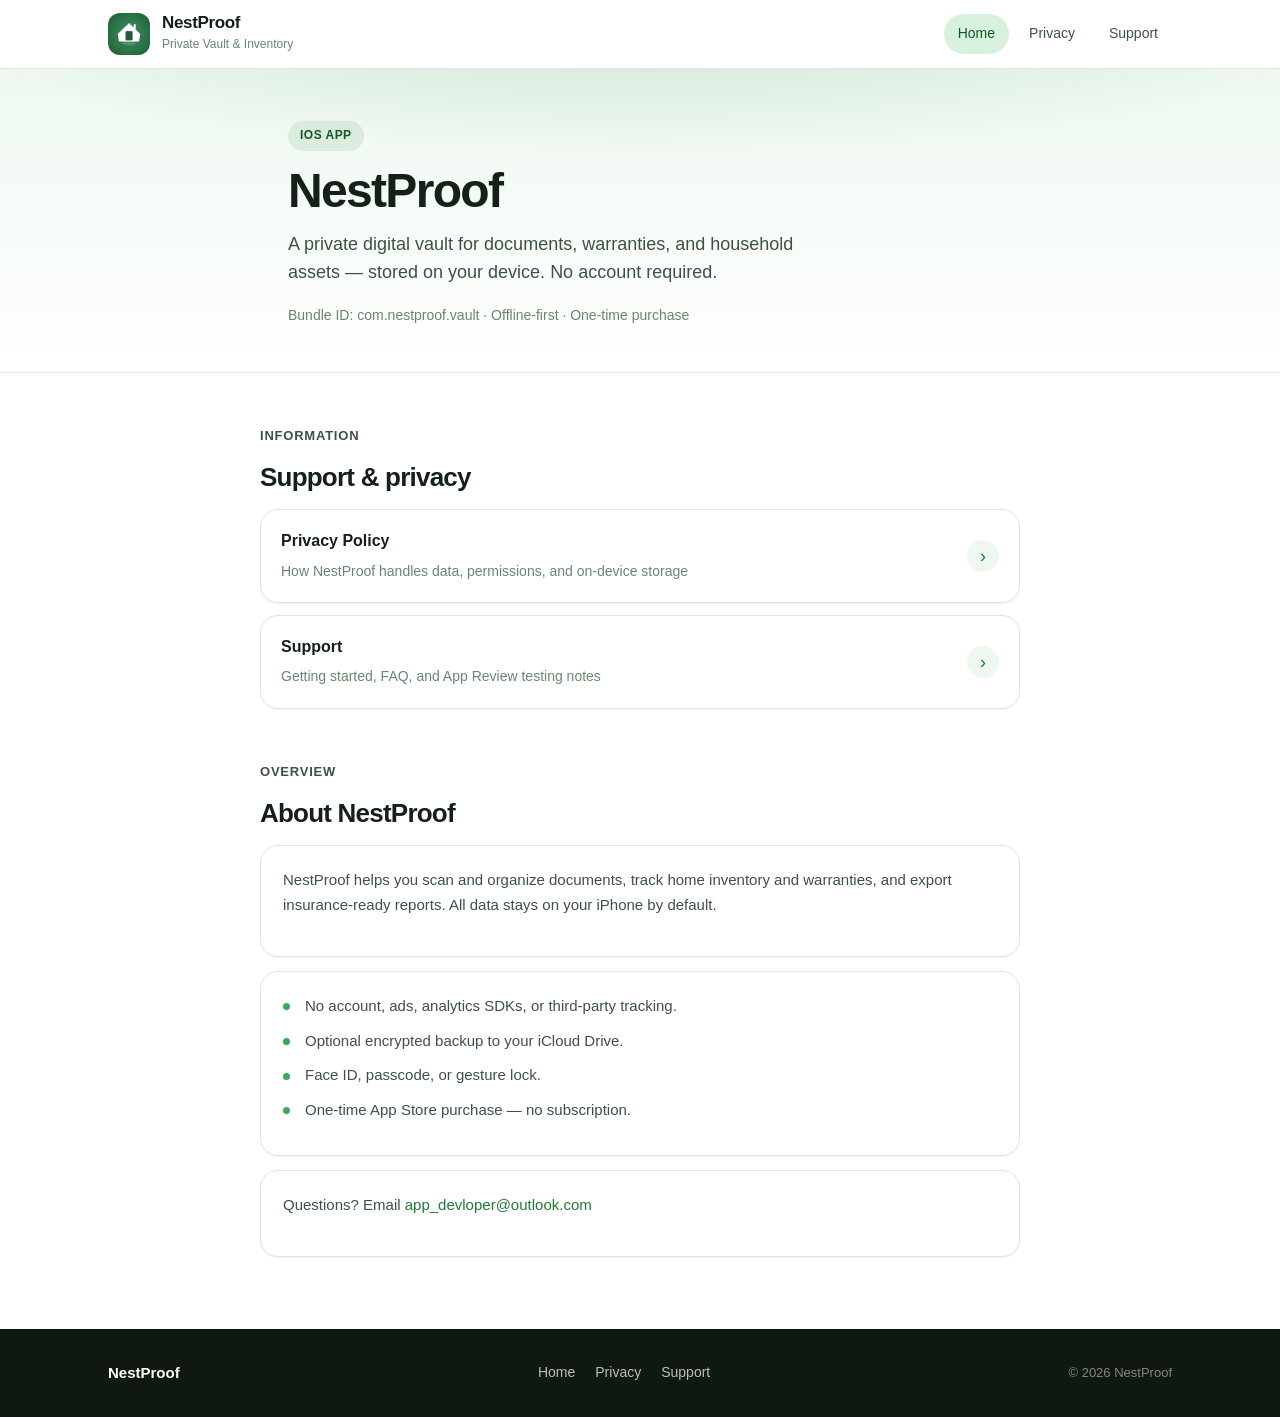
<file: index.html>
<!DOCTYPE html>
<html lang="en">
<head>
  <meta charset="UTF-8">
  <meta name="viewport" content="width=device-width, initial-scale=1.0">
  <title>NestProof — Private Vault &amp; Inventory</title>
  <meta name="description" content="NestProof support and privacy information for App Store review and users.">
  <link rel="icon" type="image/png" sizes="32x32" href="assets/favicon-32.png">
  <link rel="icon" type="image/png" sizes="16x16" href="assets/favicon-16.png">
  <link rel="shortcut icon" href="assets/favicon.png">
  <link rel="apple-touch-icon" href="assets/apple-touch-icon.png">
  <meta name="theme-color" content="#1F7A34">
  <link rel="stylesheet" href="css/style.css">
</head>
<body>
  <div class="page">
    <header class="site-header">
      <div class="header-inner">
        <a class="brand" href="index.html">
          <img class="brand-logo" src="assets/app-icon.png" width="42" height="42" alt="NestProof">
          <span>
            <span class="brand-title">NestProof</span>
            <span class="brand-sub">Private Vault &amp; Inventory</span>
          </span>
        </a>
        <nav class="site-nav">
          <a href="index.html" class="active">Home</a>
          <a href="privacy.html">Privacy</a>
          <a href="support.html">Support</a>
        </nav>
      </div>
    </header>

    <section class="hero hero-compact">
      <div class="hero-inner">
        <div class="hero-copy">
          <span class="hero-kicker">iOS App</span>
          <h1>NestProof</h1>
          <p class="hero-lead">
            A private digital vault for documents, warranties, and household assets — stored on your device.
            No account required.
          </p>
          <p class="hero-meta">Bundle ID: com.nestproof.vault · Offline-first · One-time purchase</p>
        </div>
      </div>
    </section>

    <main class="main">
      <div class="container main-body">
        <section class="section">
          <p class="section-title">Information</p>
          <h2>Support &amp; privacy</h2>
          <div class="resource-list">
            <a class="resource-link" href="privacy.html">
              <span class="info">
                <strong>Privacy Policy</strong>
                <span>How NestProof handles data, permissions, and on-device storage</span>
              </span>
              <span class="arrow" aria-hidden="true">›</span>
            </a>
            <a class="resource-link" href="support.html">
              <span class="info">
                <strong>Support</strong>
                <span>Getting started, FAQ, and App Review testing notes</span>
              </span>
              <span class="arrow" aria-hidden="true">›</span>
            </a>
          </div>
        </section>

        <section class="section">
          <p class="section-title">Overview</p>
          <h2>About NestProof</h2>
          <div class="content-stack">
            <article class="content-card">
              <p>
                NestProof helps you scan and organize documents, track home inventory and warranties,
                and export insurance-ready reports. All data stays on your iPhone by default.
              </p>
            </article>
            <article class="content-card">
              <ul>
                <li>No account, ads, analytics SDKs, or third-party tracking.</li>
                <li>Optional encrypted backup to your iCloud Drive.</li>
                <li>Face ID, passcode, or gesture lock.</li>
                <li>One-time App Store purchase — no subscription.</li>
              </ul>
            </article>
            <article class="content-card">
              <p>
                Questions? Email <a href="mailto:app_devloper@outlook.com">app_devloper@outlook.com</a>
              </p>
            </article>
          </div>
        </section>
      </div>
    </main>

    <footer class="site-footer">
      <div class="footer-inner">
        <span class="footer-brand">NestProof</span>
        <nav class="footer-nav">
          <a href="index.html">Home</a>
          <a href="privacy.html">Privacy</a>
          <a href="support.html">Support</a>
        </nav>
        <p class="footer-copy">© 2026 NestProof</p>
      </div>
    </footer>
  </div>
</body>
</html>
</file>
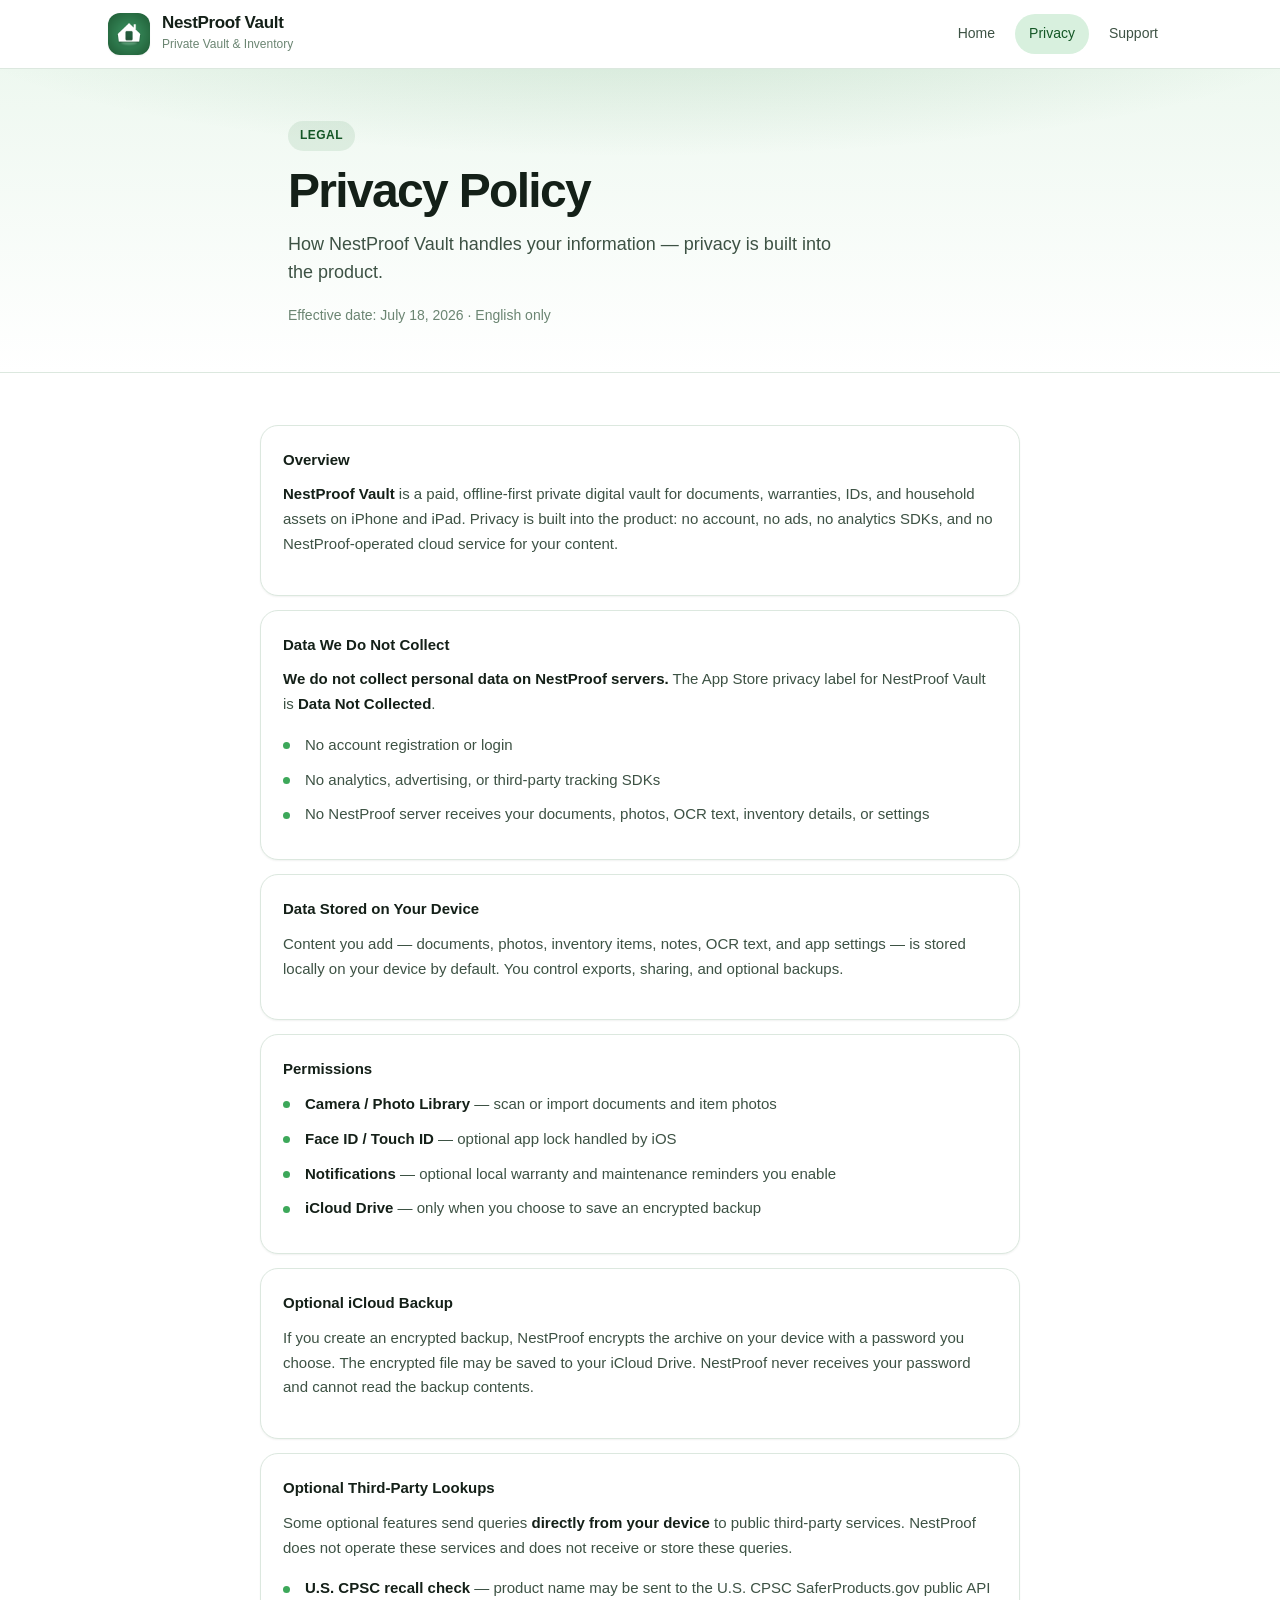
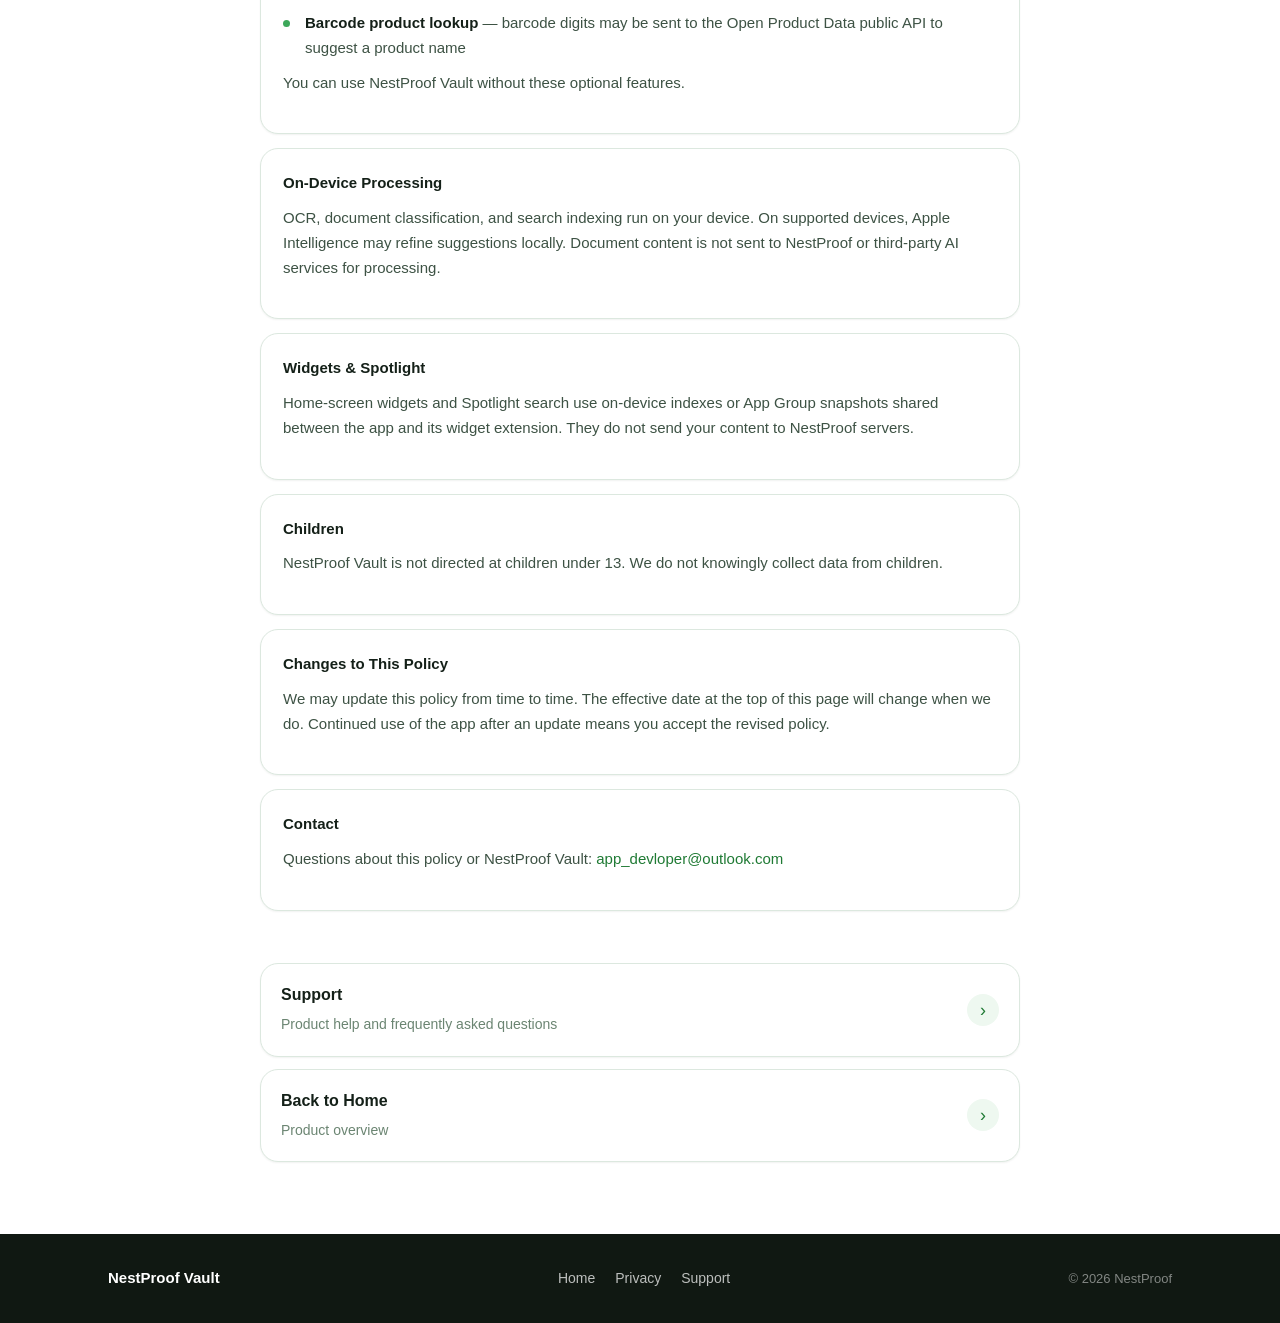
<file: privacy.html>
<!DOCTYPE html>
<html lang="en">
<head>
  <meta charset="UTF-8">
  <meta name="viewport" content="width=device-width, initial-scale=1.0">
  <title>Privacy Policy — NestProof Vault</title>
  <meta name="description" content="Privacy Policy for NestProof Vault — private document and inventory vault for iOS.">
  <link rel="icon" type="image/png" sizes="32x32" href="assets/favicon-32.png">
  <link rel="icon" type="image/png" sizes="16x16" href="assets/favicon-16.png">
  <link rel="shortcut icon" href="assets/favicon.png">
  <link rel="apple-touch-icon" href="assets/apple-touch-icon.png">
  <meta name="theme-color" content="#1F7A34">
  <link rel="stylesheet" href="css/style.css">
</head>
<body>
  <div class="page">
    <header class="site-header">
      <div class="header-inner">
        <a class="brand" href="index.html">
          <img class="brand-logo" src="assets/app-icon.png" width="42" height="42" alt="NestProof">
          <span>
            <span class="brand-title">NestProof Vault</span>
            <span class="brand-sub">Private Vault &amp; Inventory</span>
          </span>
        </a>
        <nav class="site-nav">
          <a href="index.html">Home</a>
          <a href="privacy.html" class="active">Privacy</a>
          <a href="support.html">Support</a>
        </nav>
      </div>
    </header>

    <section class="hero hero-compact">
      <div class="hero-inner">
        <div class="hero-copy">
          <span class="hero-kicker">Legal</span>
          <h1>Privacy Policy</h1>
          <p class="hero-lead">How NestProof Vault handles your information — privacy is built into the product.</p>
          <p class="hero-meta">Effective date: July 18, 2026 · English only</p>
        </div>
      </div>
    </section>

    <main class="main">
      <div class="container main-body">
        <section class="section">
          <div class="content-stack">
            <article class="content-card">
              <h3>Overview</h3>
              <p>
                <strong>NestProof Vault</strong> is a paid, offline-first private digital vault for documents, warranties, IDs, and household assets on iPhone and iPad.
                Privacy is built into the product: no account, no ads, no analytics SDKs, and no NestProof-operated cloud service for your content.
              </p>
            </article>

            <article class="content-card">
              <h3>Data We Do Not Collect</h3>
              <p><strong>We do not collect personal data on NestProof servers.</strong> The App Store privacy label for NestProof Vault is <strong>Data Not Collected</strong>.</p>
              <ul>
                <li>No account registration or login</li>
                <li>No analytics, advertising, or third-party tracking SDKs</li>
                <li>No NestProof server receives your documents, photos, OCR text, inventory details, or settings</li>
              </ul>
            </article>

            <article class="content-card">
              <h3>Data Stored on Your Device</h3>
              <p>Content you add — documents, photos, inventory items, notes, OCR text, and app settings — is stored locally on your device by default. You control exports, sharing, and optional backups.</p>
            </article>

            <article class="content-card">
              <h3>Permissions</h3>
              <ul>
                <li><strong>Camera / Photo Library</strong> — scan or import documents and item photos</li>
                <li><strong>Face ID / Touch ID</strong> — optional app lock handled by iOS</li>
                <li><strong>Notifications</strong> — optional local warranty and maintenance reminders you enable</li>
                <li><strong>iCloud Drive</strong> — only when you choose to save an encrypted backup</li>
              </ul>
            </article>

            <article class="content-card">
              <h3>Optional iCloud Backup</h3>
              <p>If you create an encrypted backup, NestProof encrypts the archive on your device with a password you choose. The encrypted file may be saved to your iCloud Drive. NestProof never receives your password and cannot read the backup contents.</p>
            </article>

            <article class="content-card">
              <h3>Optional Third-Party Lookups</h3>
              <p>Some optional features send queries <strong>directly from your device</strong> to public third-party services. NestProof does not operate these services and does not receive or store these queries.</p>
              <ul>
                <li><strong>U.S. CPSC recall check</strong> — product name may be sent to the U.S. CPSC SaferProducts.gov public API</li>
                <li><strong>Barcode product lookup</strong> — barcode digits may be sent to the Open Product Data public API to suggest a product name</li>
              </ul>
              <p>You can use NestProof Vault without these optional features.</p>
            </article>

            <article class="content-card">
              <h3>On-Device Processing</h3>
              <p>OCR, document classification, and search indexing run on your device. On supported devices, Apple Intelligence may refine suggestions locally. Document content is not sent to NestProof or third-party AI services for processing.</p>
            </article>

            <article class="content-card">
              <h3>Widgets &amp; Spotlight</h3>
              <p>Home-screen widgets and Spotlight search use on-device indexes or App Group snapshots shared between the app and its widget extension. They do not send your content to NestProof servers.</p>
            </article>

            <article class="content-card">
              <h3>Children</h3>
              <p>NestProof Vault is not directed at children under 13. We do not knowingly collect data from children.</p>
            </article>

            <article class="content-card">
              <h3>Changes to This Policy</h3>
              <p>We may update this policy from time to time. The effective date at the top of this page will change when we do. Continued use of the app after an update means you accept the revised policy.</p>
            </article>

            <article class="content-card">
              <h3>Contact</h3>
              <p>Questions about this policy or NestProof Vault: <a href="mailto:app_devloper@outlook.com">app_devloper@outlook.com</a></p>
            </article>
          </div>
        </section>

        <section class="section">
          <div class="resource-list">
            <a class="resource-link" href="support.html">
              <span class="info">
                <strong>Support</strong>
                <span>Product help and frequently asked questions</span>
              </span>
              <span class="arrow" aria-hidden="true">›</span>
            </a>
            <a class="resource-link" href="index.html">
              <span class="info">
                <strong>Back to Home</strong>
                <span>Product overview</span>
              </span>
              <span class="arrow" aria-hidden="true">›</span>
            </a>
          </div>
        </section>
      </div>
    </main>

    <footer class="site-footer">
      <div class="footer-inner">
        <span class="footer-brand">NestProof Vault</span>
        <nav class="footer-nav">
          <a href="index.html">Home</a>
          <a href="privacy.html">Privacy</a>
          <a href="support.html">Support</a>
        </nav>
        <p class="footer-copy">© 2026 NestProof</p>
      </div>
    </footer>
  </div>
</body>
</html>
</file>
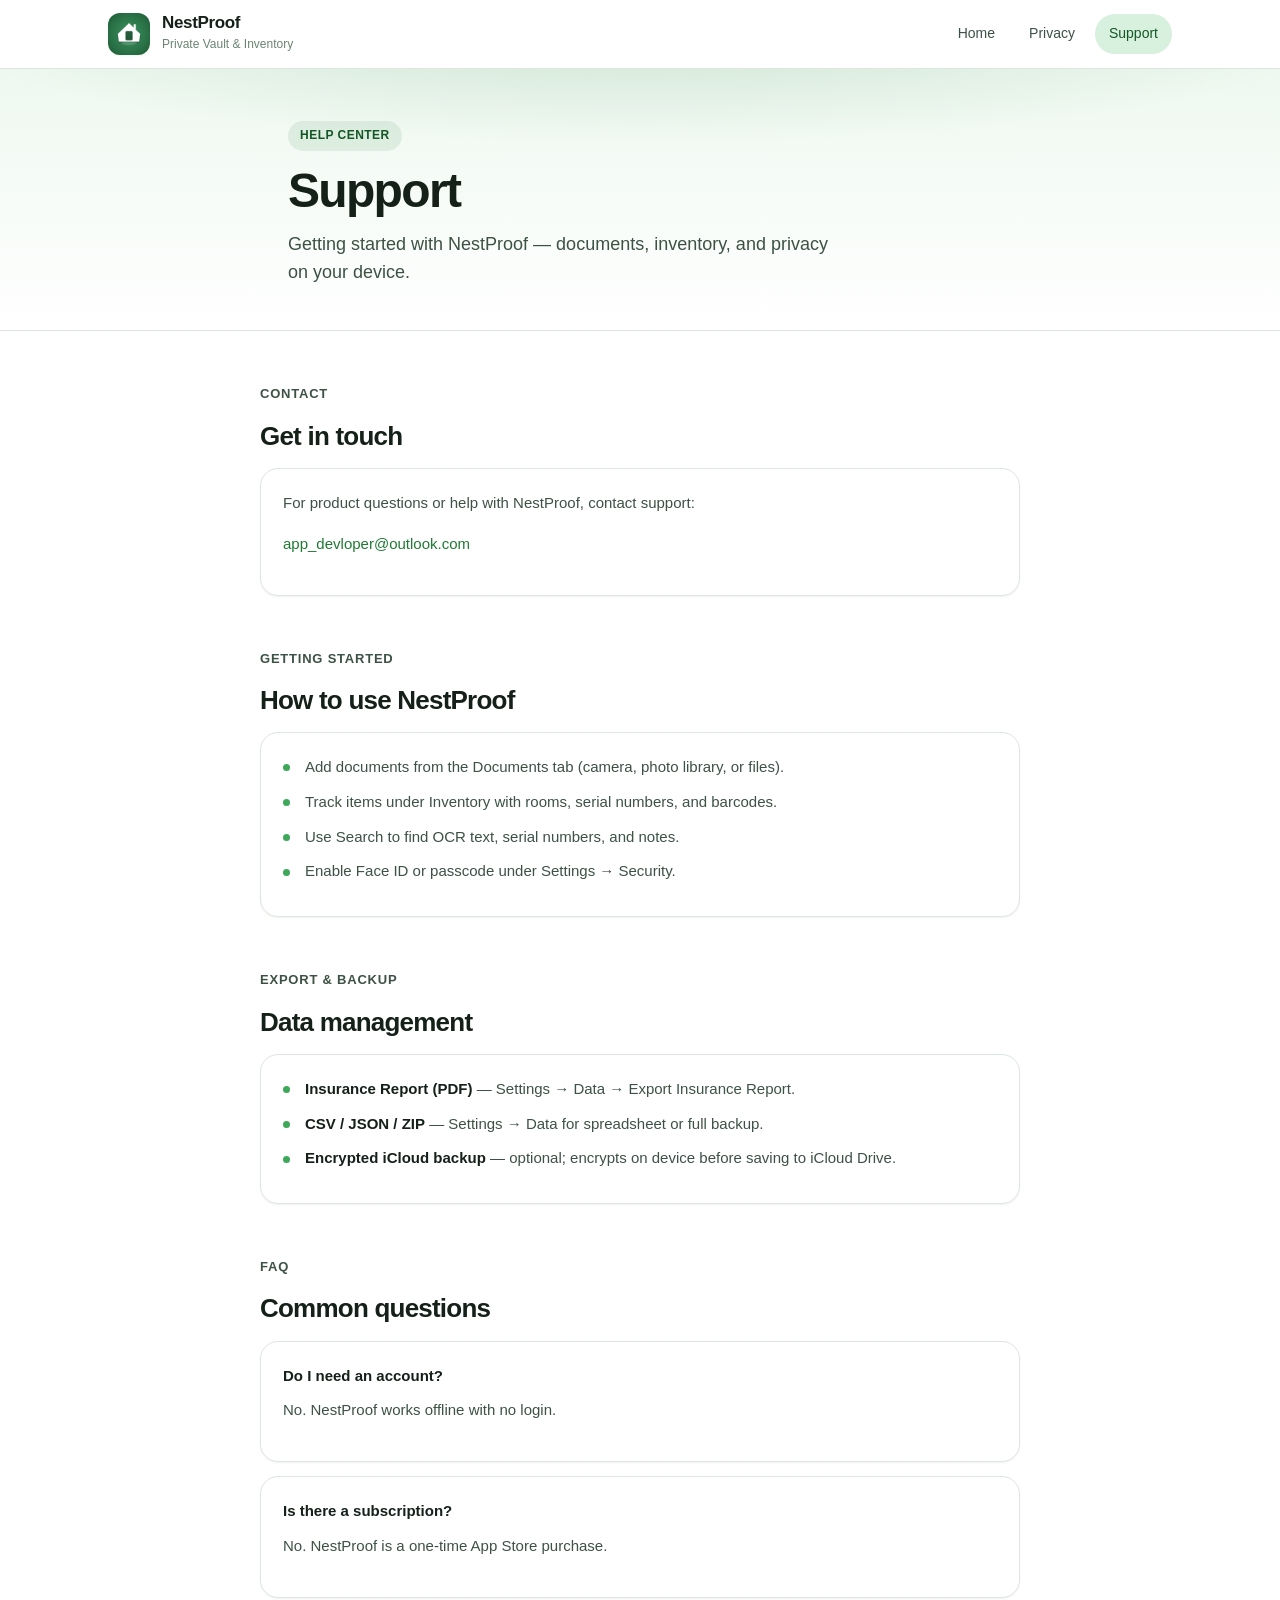
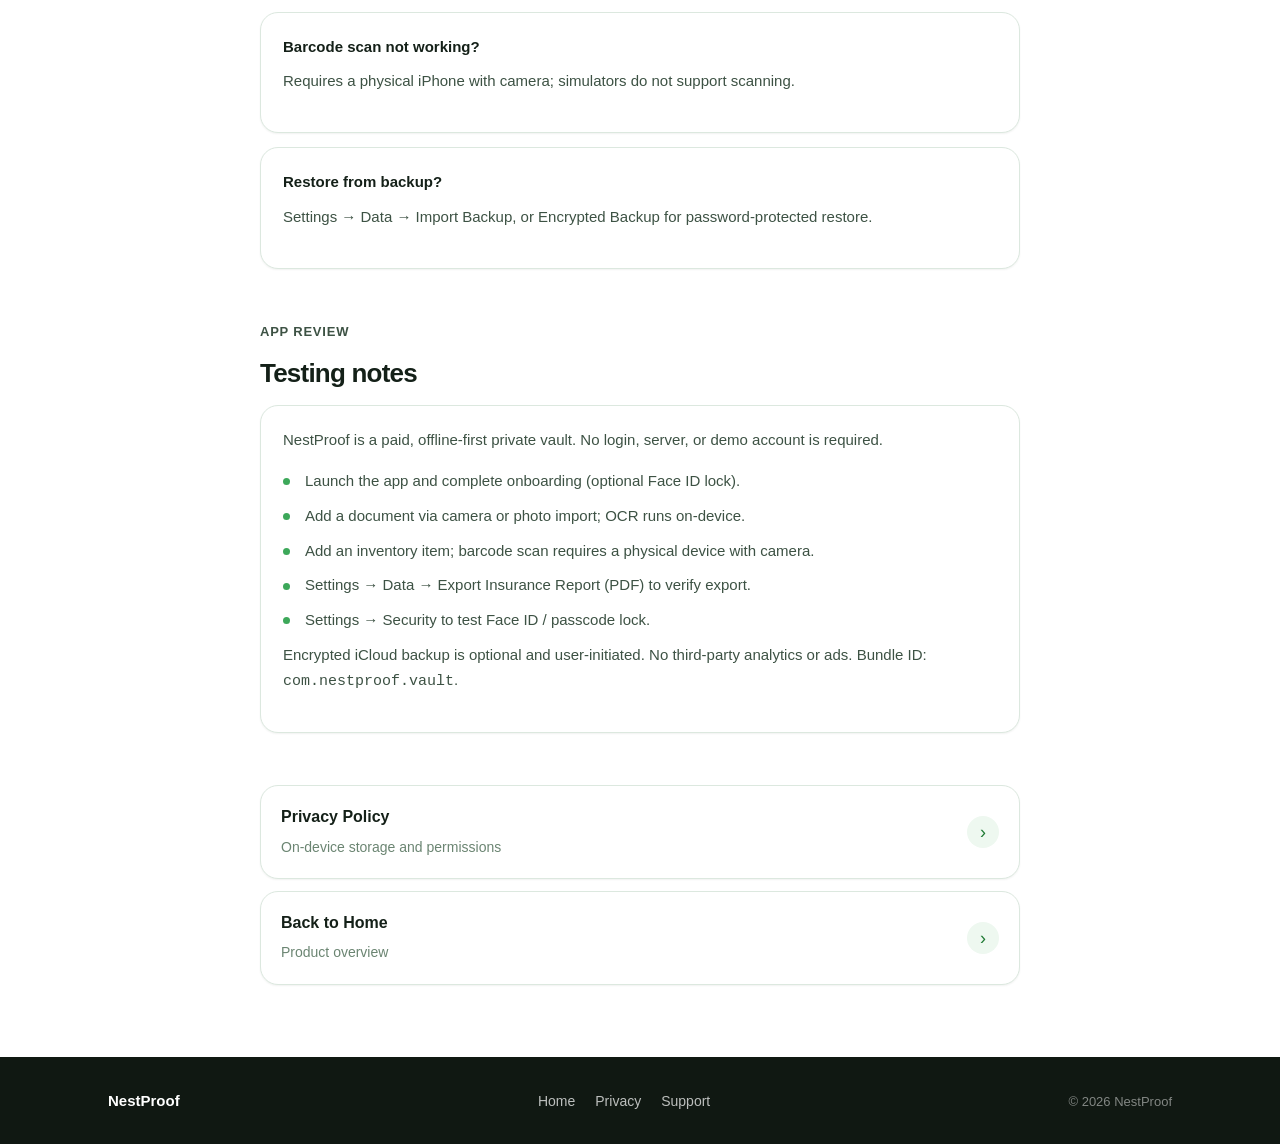
<file: support.html>
<!DOCTYPE html>
<html lang="en">
<head>
  <meta charset="UTF-8">
  <meta name="viewport" content="width=device-width, initial-scale=1.0">
  <title>Support — NestProof</title>
  <meta name="description" content="Support and FAQ for NestProof — private document and inventory vault for iOS.">
  <link rel="icon" type="image/png" sizes="32x32" href="assets/favicon-32.png">
  <link rel="icon" type="image/png" sizes="16x16" href="assets/favicon-16.png">
  <link rel="shortcut icon" href="assets/favicon.png">
  <link rel="apple-touch-icon" href="assets/apple-touch-icon.png">
  <meta name="theme-color" content="#1F7A34">
  <link rel="stylesheet" href="css/style.css">
</head>
<body>
  <div class="page">
    <header class="site-header">
      <div class="header-inner">
        <a class="brand" href="index.html">
          <img class="brand-logo" src="assets/app-icon.png" width="42" height="42" alt="NestProof">
          <span>
            <span class="brand-title">NestProof</span>
            <span class="brand-sub">Private Vault &amp; Inventory</span>
          </span>
        </a>
        <nav class="site-nav">
          <a href="index.html">Home</a>
          <a href="privacy.html">Privacy</a>
          <a href="support.html" class="active">Support</a>
        </nav>
      </div>
    </header>

    <section class="hero hero-compact">
      <div class="hero-inner">
        <div class="hero-copy">
          <span class="hero-kicker">Help Center</span>
          <h1>Support</h1>
          <p class="hero-lead">Getting started with NestProof — documents, inventory, and privacy on your device.</p>
        </div>
      </div>
    </section>

    <main class="main">
      <div class="container main-body">
        <section class="section">
          <p class="section-title">Contact</p>
          <h2>Get in touch</h2>
          <article class="content-card">
            <p>For product questions or help with NestProof, contact support:</p>
            <p><a href="mailto:app_devloper@outlook.com">app_devloper@outlook.com</a></p>
          </article>
        </section>

        <section class="section">
          <p class="section-title">Getting started</p>
          <h2>How to use NestProof</h2>
          <div class="content-stack">
            <article class="content-card">
              <ul>
                <li>Add documents from the Documents tab (camera, photo library, or files).</li>
                <li>Track items under Inventory with rooms, serial numbers, and barcodes.</li>
                <li>Use Search to find OCR text, serial numbers, and notes.</li>
                <li>Enable Face ID or passcode under Settings → Security.</li>
              </ul>
            </article>
          </div>
        </section>

        <section class="section">
          <p class="section-title">Export &amp; backup</p>
          <h2>Data management</h2>
          <div class="content-stack">
            <article class="content-card">
              <ul>
                <li><strong>Insurance Report (PDF)</strong> — Settings → Data → Export Insurance Report.</li>
                <li><strong>CSV / JSON / ZIP</strong> — Settings → Data for spreadsheet or full backup.</li>
                <li><strong>Encrypted iCloud backup</strong> — optional; encrypts on device before saving to iCloud Drive.</li>
              </ul>
            </article>
          </div>
        </section>

        <section class="section">
          <p class="section-title">FAQ</p>
          <h2>Common questions</h2>
          <div class="content-stack">
            <article class="content-card">
              <h3>Do I need an account?</h3>
              <p>No. NestProof works offline with no login.</p>
            </article>
            <article class="content-card">
              <h3>Is there a subscription?</h3>
              <p>No. NestProof is a one-time App Store purchase.</p>
            </article>
            <article class="content-card">
              <h3>Barcode scan not working?</h3>
              <p>Requires a physical iPhone with camera; simulators do not support scanning.</p>
            </article>
            <article class="content-card">
              <h3>Restore from backup?</h3>
              <p>Settings → Data → Import Backup, or Encrypted Backup for password-protected restore.</p>
            </article>
          </div>
        </section>

        <section class="section">
          <p class="section-title">App Review</p>
          <h2>Testing notes</h2>
          <div class="content-card">
            <p>NestProof is a paid, offline-first private vault. No login, server, or demo account is required.</p>
            <ul>
              <li>Launch the app and complete onboarding (optional Face ID lock).</li>
              <li>Add a document via camera or photo import; OCR runs on-device.</li>
              <li>Add an inventory item; barcode scan requires a physical device with camera.</li>
              <li>Settings → Data → Export Insurance Report (PDF) to verify export.</li>
              <li>Settings → Security to test Face ID / passcode lock.</li>
            </ul>
            <p>Encrypted iCloud backup is optional and user-initiated. No third-party analytics or ads. Bundle ID: <code>com.nestproof.vault</code>.</p>
          </div>
        </section>

        <section class="section">
          <div class="resource-list">
            <a class="resource-link" href="privacy.html">
              <span class="info">
                <strong>Privacy Policy</strong>
                <span>On-device storage and permissions</span>
              </span>
              <span class="arrow" aria-hidden="true">›</span>
            </a>
            <a class="resource-link" href="index.html">
              <span class="info">
                <strong>Back to Home</strong>
                <span>Product overview</span>
              </span>
              <span class="arrow" aria-hidden="true">›</span>
            </a>
          </div>
        </section>
      </div>
    </main>

    <footer class="site-footer">
      <div class="footer-inner">
        <span class="footer-brand">NestProof</span>
        <nav class="footer-nav">
          <a href="index.html">Home</a>
          <a href="privacy.html">Privacy</a>
          <a href="support.html">Support</a>
        </nav>
        <p class="footer-copy">© 2026 NestProof</p>
      </div>
    </footer>
  </div>
</body>
</html>
</file>
<file: css/style.css>
:root {
  --brand: #1f7a34;
  --brand-dark: #145726;
  --brand-light: #3da85a;
  --brand-soft: #eef8f0;
  --brand-muted: #d8f0de;
  --accent: #0ea5a4;
  --ink: #142018;
  --ink-secondary: #3d5244;
  --ink-muted: #6b8572;
  --line: #dce8df;
  --surface: #ffffff;
  --shadow-sm: 0 1px 2px rgba(20, 32, 24, 0.06);
  --shadow-md: 0 12px 40px rgba(31, 122, 52, 0.12);
  --shadow-lg: 0 24px 64px rgba(20, 32, 24, 0.14);
  --radius: 18px;
  --radius-sm: 12px;
  --content: 760px;
  --wide: 1120px;
}

*,
*::before,
*::after {
  box-sizing: border-box;
}

html {
  scroll-behavior: smooth;
}

body {
  margin: 0;
  font-family: -apple-system, BlinkMacSystemFont, "SF Pro Text", "Segoe UI", Roboto, Helvetica, Arial, sans-serif;
  font-size: 16px;
  line-height: 1.65;
  color: var(--ink);
  background: var(--surface);
  -webkit-font-smoothing: antialiased;
  text-rendering: optimizeLegibility;
}

a {
  color: var(--brand);
  text-decoration: none;
  transition: color 0.15s ease;
}

a:hover {
  color: var(--brand-dark);
}

img {
  display: block;
  max-width: 100%;
  height: auto;
}

.page {
  min-height: 100vh;
  display: flex;
  flex-direction: column;
}

.site-header {
  position: sticky;
  top: 0;
  z-index: 100;
  background: rgba(255, 255, 255, 0.9);
  backdrop-filter: blur(14px);
  -webkit-backdrop-filter: blur(14px);
  border-bottom: 1px solid var(--line);
}

.header-inner {
  max-width: var(--wide);
  margin: 0 auto;
  padding: 0 28px;
  height: 68px;
  display: flex;
  align-items: center;
  justify-content: space-between;
  gap: 24px;
}

.brand {
  display: flex;
  align-items: center;
  gap: 12px;
  color: var(--ink);
  text-decoration: none;
}

.brand:hover {
  color: var(--ink);
}

.brand-logo {
  width: 42px;
  height: 42px;
  border-radius: 12px;
  box-shadow: var(--shadow-sm);
  object-fit: cover;
  flex-shrink: 0;
}

.brand-title {
  display: block;
  font-size: 17px;
  font-weight: 700;
  letter-spacing: -0.02em;
  line-height: 1.15;
}

.brand-sub {
  display: block;
  font-size: 12px;
  font-weight: 500;
  color: var(--ink-muted);
  margin-top: 2px;
}

.site-nav {
  display: flex;
  align-items: center;
  gap: 6px;
}

.site-nav a {
  font-size: 14px;
  font-weight: 500;
  color: var(--ink-secondary);
  padding: 8px 14px;
  border-radius: 999px;
  text-decoration: none;
  transition: background 0.15s ease, color 0.15s ease;
}

.site-nav a:hover {
  color: var(--ink);
  background: var(--brand-soft);
}

.site-nav a.active {
  color: var(--brand-dark);
  background: var(--brand-muted);
}

.hero {
  background:
    radial-gradient(ellipse 80% 70% at 50% -20%, rgba(31, 122, 52, 0.16), transparent 70%),
    linear-gradient(180deg, var(--brand-soft) 0%, #fff 100%);
  border-bottom: 1px solid var(--line);
}

.hero-inner {
  max-width: var(--content);
  margin: 0 auto;
  padding: 48px 28px 40px;
}

.hero-copy {
  max-width: 34rem;
}

.hero-kicker {
  display: inline-block;
  margin-bottom: 14px;
  padding: 5px 12px;
  border-radius: 999px;
  background: rgba(31, 122, 52, 0.1);
  color: var(--brand-dark);
  font-size: 12px;
  font-weight: 600;
  letter-spacing: 0.04em;
  text-transform: uppercase;
}

.hero h1 {
  margin: 0 0 14px;
  font-size: clamp(2rem, 4.5vw, 3rem);
  font-weight: 700;
  letter-spacing: -0.035em;
  line-height: 1.08;
}

.hero-lead {
  margin: 0;
  font-size: 18px;
  line-height: 1.55;
  color: var(--ink-secondary);
}

.hero-meta {
  margin: 18px 0 0;
  font-size: 14px;
  color: var(--ink-muted);
}

.hero-compact .hero-inner {
  padding-top: 52px;
  padding-bottom: 44px;
}

.main {
  flex: 1;
}

.container {
  max-width: var(--content);
  margin: 0 auto;
  padding: 0 28px;
}

.main-body {
  padding: 52px 0 72px;
}

.section {
  margin-bottom: 52px;
}

.section:last-child {
  margin-bottom: 0;
}

.section-title {
  margin: 0 0 18px;
  font-size: 13px;
  font-weight: 700;
  letter-spacing: 0.06em;
  text-transform: uppercase;
  color: var(--brand-dark);
}

.section h2 {
  margin: 0 0 16px;
  font-size: 26px;
  font-weight: 650;
  letter-spacing: -0.03em;
  line-height: 1.2;
}

.section p {
  margin: 0 0 16px;
  color: var(--ink-secondary);
}

.section ul {
  margin: 0;
  padding: 0;
  list-style: none;
}

.section li {
  position: relative;
  padding-left: 22px;
  margin-bottom: 12px;
  color: var(--ink-secondary);
}

.section li::before {
  content: "";
  position: absolute;
  left: 0;
  top: 0.62em;
  width: 7px;
  height: 7px;
  border-radius: 50%;
  background: var(--brand-light);
}

.section strong {
  color: var(--ink);
  font-weight: 600;
}

.content-card {
  padding: 22px;
  border: 1px solid var(--line);
  border-radius: var(--radius);
  background: var(--surface);
  box-shadow: var(--shadow-sm);
}

.content-card h3 {
  margin: 0 0 10px;
  font-size: 15px;
  font-weight: 600;
}

.content-card p,
.content-card li {
  font-size: 15px;
  color: var(--ink-secondary);
}

.content-card ul {
  margin: 0;
  padding: 0;
  list-style: none;
}

.content-card li {
  position: relative;
  padding-left: 22px;
  margin-bottom: 10px;
}

.content-card li::before {
  content: "";
  position: absolute;
  left: 0;
  top: 0.62em;
  width: 7px;
  height: 7px;
  border-radius: 50%;
  background: var(--brand-light);
}

.content-stack {
  display: grid;
  gap: 14px;
}

.resource-list {
  display: grid;
  gap: 12px;
}

.resource-link {
  display: flex;
  align-items: center;
  justify-content: space-between;
  gap: 16px;
  padding: 18px 20px;
  border: 1px solid var(--line);
  border-radius: var(--radius);
  background: var(--surface);
  box-shadow: var(--shadow-sm);
  color: var(--ink);
  text-decoration: none;
  transition: border-color 0.15s ease, box-shadow 0.15s ease, transform 0.15s ease;
}

.resource-link:hover {
  border-color: var(--brand-light);
  box-shadow: var(--shadow-md);
  transform: translateY(-1px);
  color: var(--ink);
}

.resource-link .info strong {
  display: block;
  font-size: 16px;
  font-weight: 600;
  margin-bottom: 3px;
}

.resource-link .info span {
  font-size: 14px;
  color: var(--ink-muted);
}

.resource-link .arrow {
  flex-shrink: 0;
  width: 32px;
  height: 32px;
  border-radius: 50%;
  background: var(--brand-soft);
  color: var(--brand);
  display: grid;
  place-items: center;
  font-size: 18px;
  line-height: 1;
}

.site-footer {
  margin-top: auto;
  background: #101812;
  color: rgba(255, 255, 255, 0.72);
}

.footer-inner {
  max-width: var(--wide);
  margin: 0 auto;
  padding: 32px 28px;
  display: flex;
  align-items: center;
  justify-content: space-between;
  gap: 20px;
  flex-wrap: wrap;
}

.footer-brand {
  font-size: 15px;
  font-weight: 600;
  color: #fff;
}

.footer-nav {
  display: flex;
  gap: 20px;
  flex-wrap: wrap;
}

.footer-nav a {
  color: rgba(255, 255, 255, 0.72);
  font-size: 14px;
}

.footer-nav a:hover {
  color: #fff;
}

.footer-copy {
  margin: 0;
  font-size: 13px;
  color: rgba(255, 255, 255, 0.48);
}

@media (max-width: 720px) {
  .header-inner {
    height: auto;
    padding: 14px 20px;
    flex-direction: column;
    align-items: stretch;
  }

  .site-nav {
    justify-content: center;
    flex-wrap: wrap;
  }

  .hero-inner,
  .container {
    padding-left: 20px;
    padding-right: 20px;
  }

  .main-body {
    padding: 36px 0 56px;
  }

  .footer-inner {
    flex-direction: column;
    align-items: center;
    text-align: center;
  }
}
</file>
